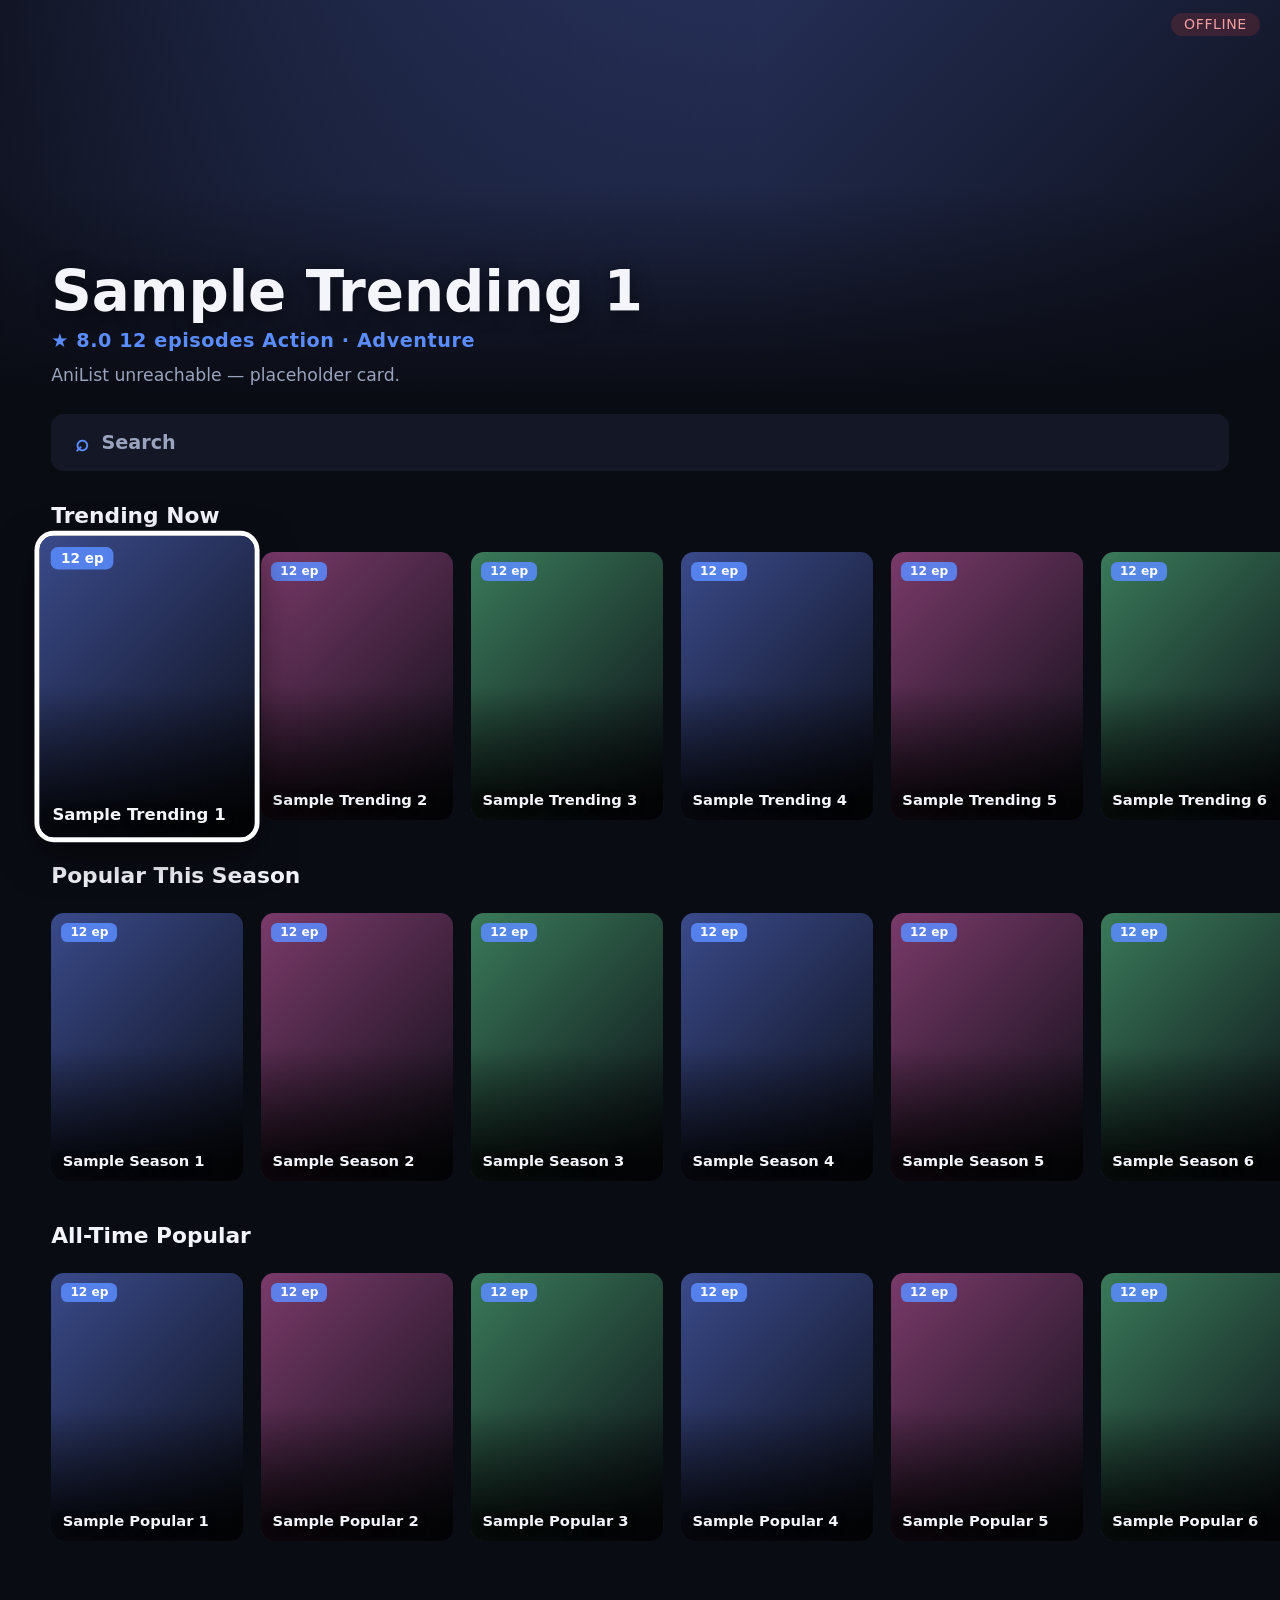
<file: frontend/index.html>
<!DOCTYPE html>
<html lang="en">
<head>
  <meta charset="utf-8">
  <meta name="viewport" content="width=device-width, initial-scale=1">
  <title>openAnime</title>
  <link rel="stylesheet" href="style.css">
</head>
<body>
  <!-- Connection indicator: small, unobtrusive, top-right. -->
  <div id="conn" class="conn down" title="WebSocket link to backend">offline</div>

  <!-- Loading / playback overlay, hidden until a command toggles it. -->
  <div id="overlay" class="overlay hidden">
    <div class="spinner"></div>
    <div id="overlay-text">Loading…</div>
  </div>

  <!-- =============== HOME SCREEN =============== -->
  <div id="home" class="screen">
    <!-- HERO BANNER: reflects the currently focused card. -->
    <header id="hero" class="hero">
      <div class="hero-art" id="hero-art"></div>
      <div class="hero-scrim"></div>
      <div class="hero-meta">
        <h1 id="hero-title">openAnime</h1>
        <p id="hero-sub" class="hero-sub"></p>
        <p id="hero-desc" class="hero-desc"></p>
      </div>
    </header>

    <!-- Persistent search bar; UP from the first row focuses it, OK opens the keyboard. -->
    <div id="searchbar" class="searchbar" data-row="-1">
      <span class="search-icon">⌕</span>
      <span id="search-label" class="search-label">Search</span>
    </div>

    <!-- Card rows are generated by app.js from the AniList catalog / search results. -->
    <main id="rows" class="rows"></main>
  </div>

  <!-- =============== DETAIL (EPISODE LIST) SCREEN =============== -->
  <div id="detail" class="screen detail hidden">
    <div class="detail-art" id="detail-art"></div>
    <div class="detail-scrim"></div>
    <div class="detail-body">
      <div class="detail-meta">
        <h1 id="detail-title"></h1>
        <p id="detail-sub" class="detail-sub"></p>
        <p id="detail-desc" class="detail-desc"></p>
      </div>
      <div id="audio-toggle" class="audio-toggle">
        <button class="audio-opt" data-audio="sub">SUB</button>
        <button class="audio-opt" data-audio="dub">DUB</button>
      </div>
      <h2 class="detail-eps-heading">Episodes</h2>
      <div id="episodes" class="episodes"></div>
    </div>
  </div>

  <!-- =============== ON-SCREEN KEYBOARD =============== -->
  <div id="keyboard" class="keyboard hidden">
    <div class="kb-query-wrap">
      <span id="kb-query" class="kb-query"></span>
      <span class="kb-caret">|</span>
    </div>
    <div id="kb-grid" class="kb-grid"></div>
  </div>

  <script src="app.js"></script>
</body>
</html>
</file>
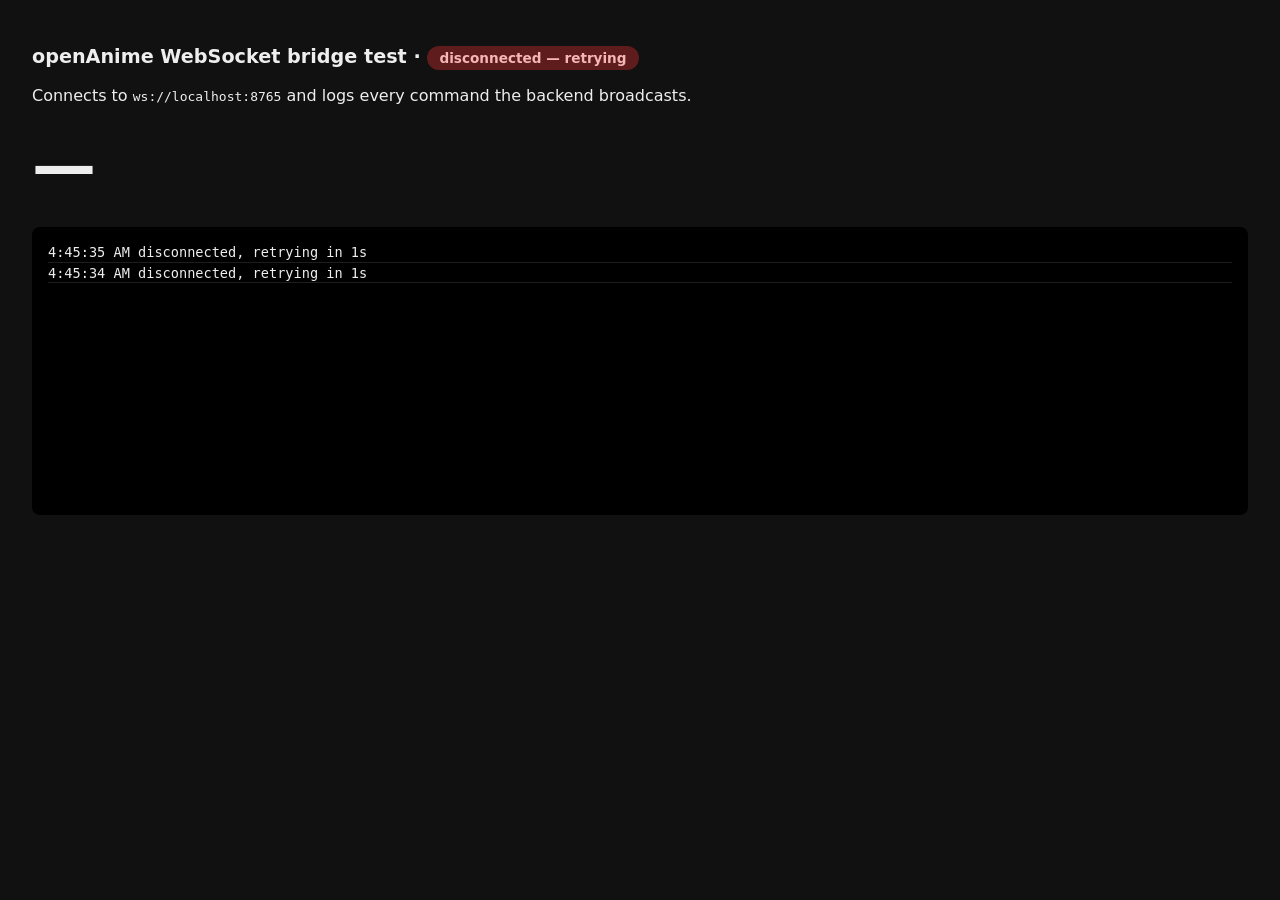
<file: frontend/test.html>
<!DOCTYPE html>
<html lang="en">
<head>
  <meta charset="utf-8">
  <meta name="viewport" content="width=device-width, initial-scale=1">
  <title>openAnime — WebSocket bridge test</title>
  <style>
    body { font-family: system-ui, sans-serif; background: #111; color: #eee;
           margin: 0; padding: 2rem; }
    h1 { font-size: 1.2rem; font-weight: 600; }
    #status { display: inline-block; padding: .25rem .75rem; border-radius: 1rem;
              font-size: .85rem; }
    .up { background: #1e5631; color: #b6f5c8; }
    .down { background: #5e1c1c; color: #f5b6b6; }
    #last { font-size: 4rem; font-weight: 700; margin: 1.5rem 0; min-height: 4.5rem; }
    #log { font-family: ui-monospace, monospace; font-size: .85rem;
           background: #000; padding: 1rem; border-radius: .5rem;
           height: 16rem; overflow-y: auto; }
    #log div { padding: .1rem 0; border-bottom: 1px solid #1d1d1d; }
  </style>
</head>
<body>
  <h1>openAnime WebSocket bridge test &middot; <span id="status" class="down">connecting…</span></h1>
  <p>Connects to <code>ws://localhost:8765</code> and logs every command the backend broadcasts.</p>
  <div id="last">—</div>
  <div id="log"></div>

  <script>
    const statusEl = document.getElementById('status');
    const lastEl = document.getElementById('last');
    const logEl = document.getElementById('log');

    function log(msg) {
      const row = document.createElement('div');
      row.textContent = new Date().toLocaleTimeString() + '  ' + msg;
      logEl.prepend(row);
    }

    function connect() {
      const ws = new WebSocket('ws://localhost:8765');

      ws.onopen = () => {
        statusEl.textContent = 'connected';
        statusEl.className = 'up';
        log('connected');
      };
      ws.onmessage = (e) => {
        lastEl.textContent = e.data;
        log('command: ' + e.data);
        console.log('IR command:', e.data);
      };
      ws.onclose = () => {
        statusEl.textContent = 'disconnected — retrying';
        statusEl.className = 'down';
        log('disconnected, retrying in 1s');
        setTimeout(connect, 1000);
      };
      ws.onerror = () => ws.close();
    }

    connect();
  </script>
</body>
</html>
</file>
<file: frontend/style.css>
/* openAnime — 10-foot UI
   Designed to be read from across a room: large type, high contrast,
   a single bright focus ring, and no mouse affordances. */

:root {
  --bg:            #0a0c14;
  --bg-elevated:   #141826;
  --text:          #f3f5fb;
  --text-dim:      #9aa3bd;
  --accent:        #5b8cff;
  --focus:         #ffffff;
  --row-gap:       3.2vh;
  --card-w:        15vw;
  --card-h:        21vw;
  --ease:          cubic-bezier(0.22, 1, 0.36, 1);
}

* { box-sizing: border-box; margin: 0; padding: 0; }

/* The document element is the vertical scroller (camera follow uses
   window.scrollTo). Keep overflow-x clipping on <html> only — putting it on
   <body> would promote body's overflow-y to `auto`, making body the scroller
   and silently breaking window-level scrolling. */
html {
  height: 100%;
  overflow-x: hidden;
}
body {
  min-height: 100%;
  background: var(--bg);
  color: var(--text);
  font-family: "Segoe UI", system-ui, -apple-system, sans-serif;
  cursor: none;                 /* 10-foot UI: no cursor */
  user-select: none;
}

/* ---- Connection indicator ---- */
.conn {
  position: fixed;
  top: 1.4vh; right: 1.6vw;
  z-index: 50;
  font-size: 1.1vw;
  letter-spacing: .04em;
  padding: .4vh 1vw;
  border-radius: 2vw;
  text-transform: uppercase;
  transition: background .3s var(--ease), color .3s var(--ease);
}
.conn.up   { background: rgba(46, 160, 96, .22); color: #7ee2a8; }
.conn.down { background: rgba(190, 60, 60, .22); color: #f0a0a0; }

/* ---- Hero banner ---- */
.hero {
  position: relative;
  height: 46vh;
  display: flex;
  align-items: flex-end;
  overflow: hidden;
}
.hero-art {
  position: absolute; inset: 0;
  background: linear-gradient(135deg, #2a2f55, #0a0c14);
  transition: background .5s var(--ease);
}
.hero-scrim {
  position: absolute; inset: 0;
  background:
    linear-gradient(to top, var(--bg) 4%, transparent 55%),
    linear-gradient(to right, rgba(10,12,20,.85) 0%, transparent 60%);
}
.hero-meta {
  position: relative;
  padding: 0 4vw 3vh;
  max-width: 60vw;
}
.hero-meta h1 {
  font-size: 4.4vw;
  font-weight: 800;
  line-height: 1.02;
  text-shadow: 0 .3vh 2vh rgba(0,0,0,.6);
}
.hero-sub {
  margin-top: 1vh;
  font-size: 1.5vw;
  color: var(--accent);
  font-weight: 600;
  letter-spacing: .03em;
}
.hero-desc {
  margin-top: 1.2vh;
  font-size: 1.35vw;
  color: var(--text-dim);
  line-height: 1.4;
  display: -webkit-box;
  -webkit-line-clamp: 2;
  -webkit-box-orient: vertical;
  overflow: hidden;
}

/* ---- Rows ---- */
.rows {
  padding: 2.5vh 0 5vh;
  display: flex;
  flex-direction: column;
  gap: var(--row-gap);
}
.row { width: 100%; }
.row-title {
  font-size: 1.7vw;
  font-weight: 700;
  margin: 0 0 1.2vh 4vw;
  color: var(--text);
}
.row-track {
  display: flex;
  gap: 1.4vw;
  padding: 1.5vh 4vw;          /* vertical pad leaves room for scale-up */
  overflow: visible;
  /* Horizontal position is driven by JS translateX so the focused card
     stays comfortably on-screen. */
  transition: transform .35s var(--ease);
  will-change: transform;
}

/* ---- Cards ---- */
.card {
  position: relative;
  flex: 0 0 var(--card-w);
  width: var(--card-w);
  height: var(--card-h);
  border-radius: 1vw;
  overflow: hidden;
  background: var(--bg-elevated);
  transition: transform .3s var(--ease), box-shadow .3s var(--ease);
  outline: none;
}
.card-art {
  position: absolute; inset: 0;
}
.card-scrim {
  position: absolute; inset: 0;
  background: linear-gradient(to top, rgba(0,0,0,.8) 8%, transparent 50%);
}
.card-title {
  position: absolute;
  left: .9vw; right: .9vw; bottom: .9vw;
  font-size: 1.15vw;
  font-weight: 600;
  line-height: 1.2;
  text-shadow: 0 .2vh 1vh rgba(0,0,0,.8);
}
.card-badge {
  position: absolute;
  top: .8vw; left: .8vw;
  font-size: .95vw;
  font-weight: 700;
  padding: .3vh .7vw;
  border-radius: .5vw;
  background: rgba(91,140,255,.85);
  color: #fff;
}

/* ---- Focus state: the single most important visual ---- */
.card.focused {
  transform: scale(1.12);
  box-shadow:
    0 0 0 .35vw var(--focus),
    0 1.5vh 4vh rgba(0,0,0,.6);
  z-index: 5;
}

/* ---- Loading / playback overlay ---- */
.overlay {
  position: fixed; inset: 0;
  z-index: 100;
  background: rgba(6,8,14,.92);
  display: flex;
  flex-direction: column;
  align-items: center;
  justify-content: center;
  gap: 3vh;
  font-size: 2vw;
  color: var(--text);
  transition: opacity .25s var(--ease);
}
.overlay.hidden {
  opacity: 0;
  pointer-events: none;
}
.spinner {
  width: 6vw; height: 6vw;
  border: .5vw solid rgba(255,255,255,.15);
  border-top-color: var(--accent);
  border-radius: 50%;
  animation: spin 1s linear infinite;
}
@keyframes spin { to { transform: rotate(360deg); } }

/* =====================================================================
   Screens + cross-fade (sections 2 & 3)
   ===================================================================== */
.screen {
  transition: opacity .3s var(--ease);
}
.screen.hidden,
.keyboard.hidden {
  display: none;
}
.screen.fade-out {
  opacity: 0;
  pointer-events: none;
}

/* Detail + keyboard are full-screen layers above the home grid. */
.detail, .keyboard {
  position: fixed;
  inset: 0;
  z-index: 40;
}

/* ---- Search bar (section 3) ---- */
.searchbar {
  display: flex;
  align-items: center;
  gap: 1vw;
  margin: 0 4vw 1vh;
  padding: 1.4vh 1.6vw;
  border-radius: 1vw;
  background: var(--bg-elevated);
  color: var(--text-dim);
  font-size: 1.5vw;
  font-weight: 600;
  border: .25vw solid transparent;
  transition: border-color .25s var(--ease), background .25s var(--ease), transform .25s var(--ease);
}
.searchbar.focused {
  border-color: var(--focus);
  background: #1b2236;
  color: var(--text);
  transform: scale(1.01);
}
.search-icon { font-size: 1.8vw; color: var(--accent); }

/* =====================================================================
   Detail (episode list) screen — section 2
   ===================================================================== */
.detail {
  background: var(--bg);
  overflow-y: auto;
}
.detail-art {
  position: fixed;
  top: 0; left: 0; right: 0;
  height: 56vh;
  background: linear-gradient(135deg, #2a2f55, #0a0c14);
}
.detail-scrim {
  position: fixed;
  top: 0; left: 0; right: 0;
  height: 56vh;
  background:
    linear-gradient(to top, var(--bg) 2%, transparent 60%),
    linear-gradient(to right, rgba(10,12,20,.85) 0%, transparent 60%);
}
.detail-body {
  position: relative;
  z-index: 1;
  padding: 30vh 4vw 8vh;
}
.detail-meta { max-width: 60vw; }
.detail-meta h1 {
  font-size: 4vw;
  font-weight: 800;
  line-height: 1.02;
  text-shadow: 0 .3vh 2vh rgba(0,0,0,.6);
}
.detail-sub {
  margin-top: 1vh;
  font-size: 1.5vw;
  color: var(--accent);
  font-weight: 600;
}
.detail-desc {
  margin-top: 1.2vh;
  font-size: 1.3vw;
  color: var(--text-dim);
  line-height: 1.45;
  display: -webkit-box;
  -webkit-line-clamp: 3;
  -webkit-box-orient: vertical;
  overflow: hidden;
}
.detail-eps-heading {
  margin: 4vh 0 1.6vh;
  font-size: 1.8vw;
  font-weight: 700;
}

/* Sub/Dub toggle: two pills above the episode grid. */
.audio-toggle {
  display: flex;
  gap: 1vw;
  margin-top: 3vh;
}
.audio-opt {
  padding: .8vw 2.4vw;
  border: .25vw solid transparent;
  border-radius: 5vw;
  background: var(--bg-elevated);
  color: var(--text-dim, #9aa);
  font-size: 1.3vw;
  font-weight: 700;
  font-family: inherit;
  letter-spacing: .1vw;
  cursor: none;
  transition: transform .25s var(--ease), border-color .25s var(--ease),
              background .25s var(--ease), color .25s var(--ease);
}
.audio-opt.active {
  background: linear-gradient(135deg, var(--accent), #3a5fd0);
  color: #fff;
}
.audio-opt.focused {
  transform: scale(1.08);
  border-color: var(--focus);
}

/* Episode grid: wraps into rows; d-pad navigates 2D. */
.episodes {
  display: flex;
  flex-wrap: wrap;
  gap: 1.4vw;
}
.episode {
  position: relative; /* anchors the M7A progress bar */
  flex: 0 0 14vw;
  height: 7vw;
  border: .25vw solid transparent;
  border-radius: .8vw;
  background: var(--bg-elevated);
  color: var(--text);
  font-size: 1.3vw;
  font-weight: 600;
  font-family: inherit;
  cursor: none;
  overflow: hidden; /* keep the bar within the rounded corners */
  transition: transform .25s var(--ease), border-color .25s var(--ease), background .25s var(--ease);
}

/* ---- Watch-progress bar (M7A): thin strip along the tile's bottom edge ---- */
.ep-progress {
  position: absolute;
  left: 0; right: 0; bottom: 0;
  height: .5vw;
  background: rgba(255, 255, 255, .18);
}
.ep-progress-fill {
  height: 100%;
  background: var(--accent);
}
.ep-progress.completed .ep-progress-fill {
  background: #4caf7d; /* watched = green */
}
.episodes.single .episode {
  flex-basis: 22vw;
  background: linear-gradient(135deg, var(--accent), #3a5fd0);
}
/* Range picker / back tiles for long chunked shows (M7C): read as navigation,
   not playable episodes. */
.episode.chunk {
  background: var(--bg);
  border-color: rgba(255, 255, 255, .12);
  font-size: 1.5vw;
}
.episode.chunk.focused {
  background: #1b2236;
  border-color: var(--focus);
}
.episode.focused {
  transform: scale(1.08);
  border-color: var(--focus);
  background: #1b2236;
  box-shadow: 0 1vh 3vh rgba(0,0,0,.5);
}
.episodes.single .episode.focused {
  background: linear-gradient(135deg, var(--accent), #3a5fd0);
}

/* =====================================================================
   On-screen keyboard — section 3
   ===================================================================== */
.keyboard {
  background: rgba(6,8,14,.95);
  display: flex;
  flex-direction: column;
  align-items: center;
  justify-content: center;
  gap: 4vh;
}
.kb-query-wrap {
  min-height: 4vw;
  font-size: 3vw;
  font-weight: 700;
  letter-spacing: .03em;
  border-bottom: .3vh solid var(--accent);
  min-width: 50vw;
  text-align: center;
  padding-bottom: 1vh;
}
.kb-query { color: var(--text); }
.kb-caret {
  color: var(--accent);
  animation: blink 1s step-end infinite;
}
@keyframes blink { 50% { opacity: 0; } }

.kb-grid {
  display: flex;
  flex-direction: column;
  gap: 1.2vh;
}
.kb-row {
  display: flex;
  gap: 1.2vw;
  justify-content: center;
}
.kb-key {
  width: 6vw;
  height: 6vw;
  display: flex;
  align-items: center;
  justify-content: center;
  border-radius: .8vw;
  background: var(--bg-elevated);
  font-size: 2.2vw;
  font-weight: 700;
  border: .25vw solid transparent;
  transition: transform .2s var(--ease), border-color .2s var(--ease), background .2s var(--ease);
}
.kb-key.kb-wide {
  width: auto;
  padding: 0 2vw;
  font-size: 1.5vw;
}
.kb-key.kb-search { background: var(--accent); color: #fff; }
.kb-key.focused {
  transform: scale(1.12);
  border-color: var(--focus);
  background: #1b2236;
  z-index: 1;
}
.kb-key.kb-search.focused { background: #3a5fd0; }
</file>
